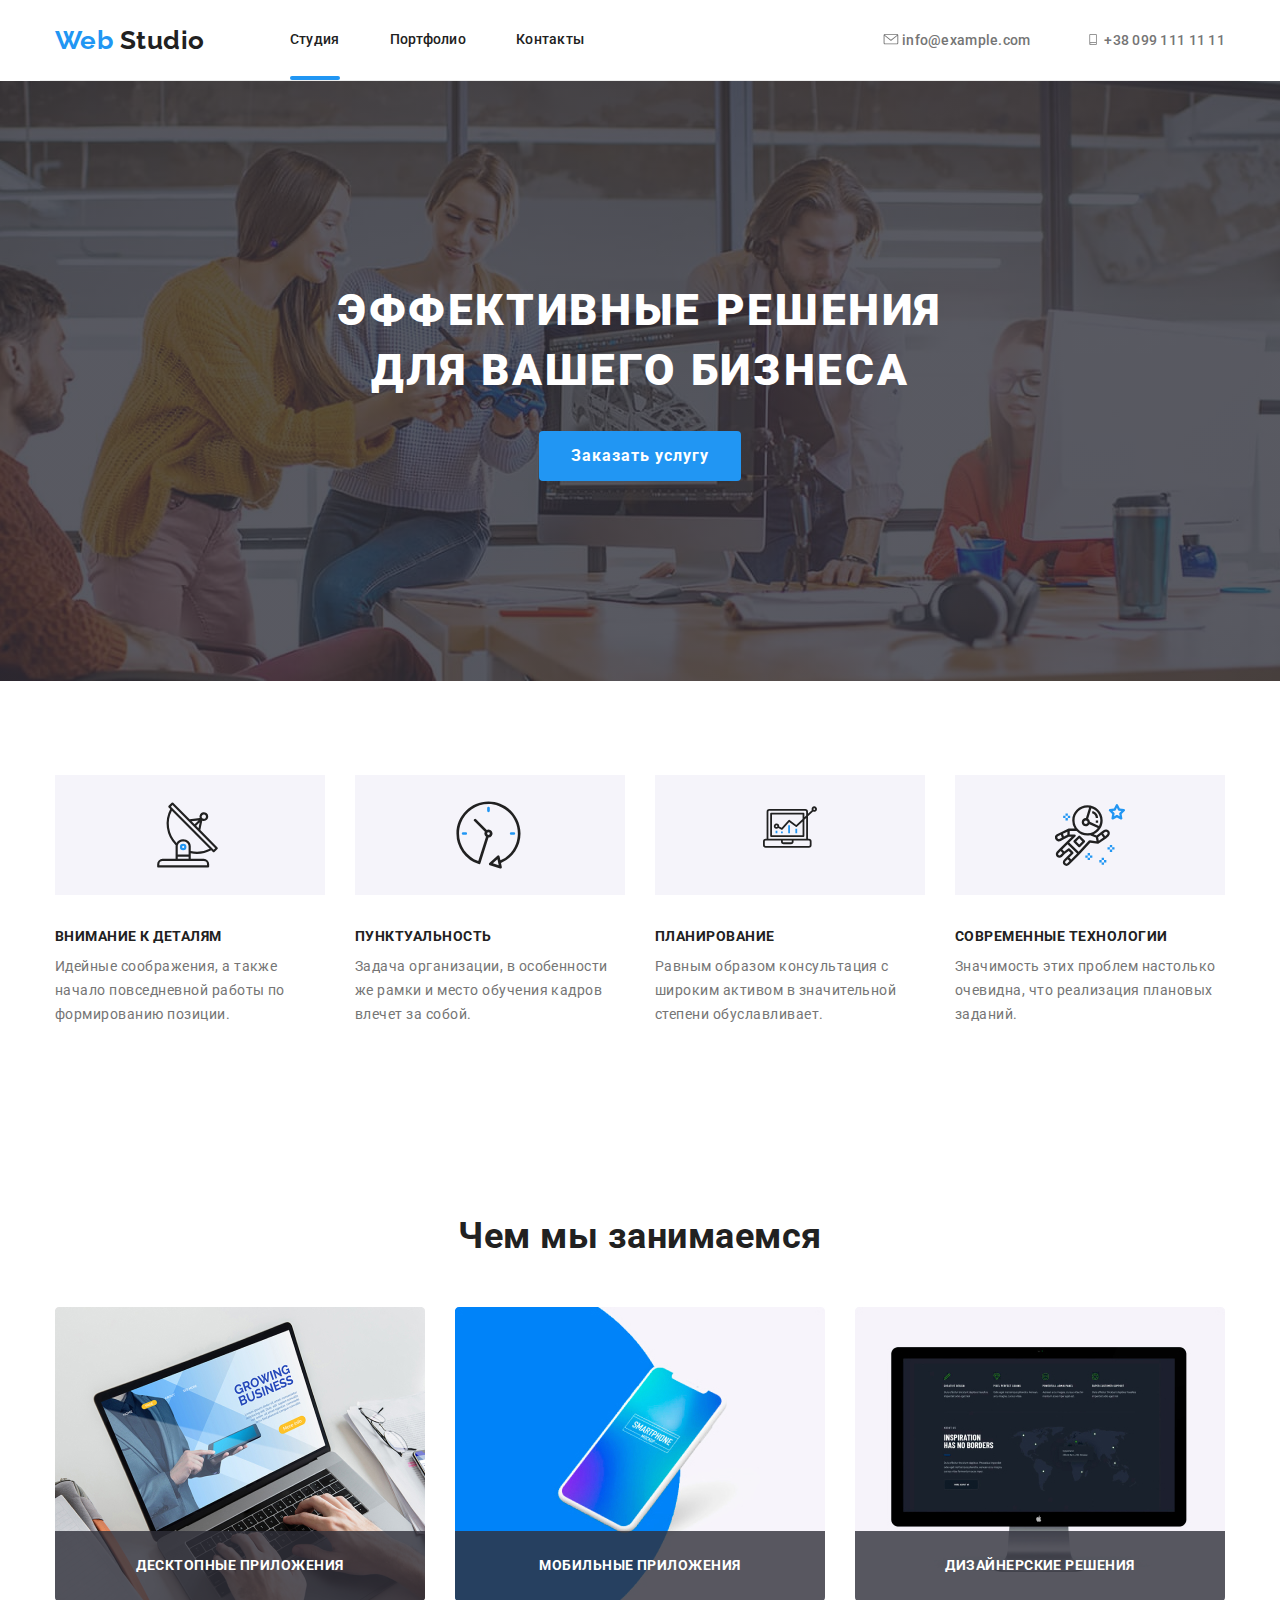
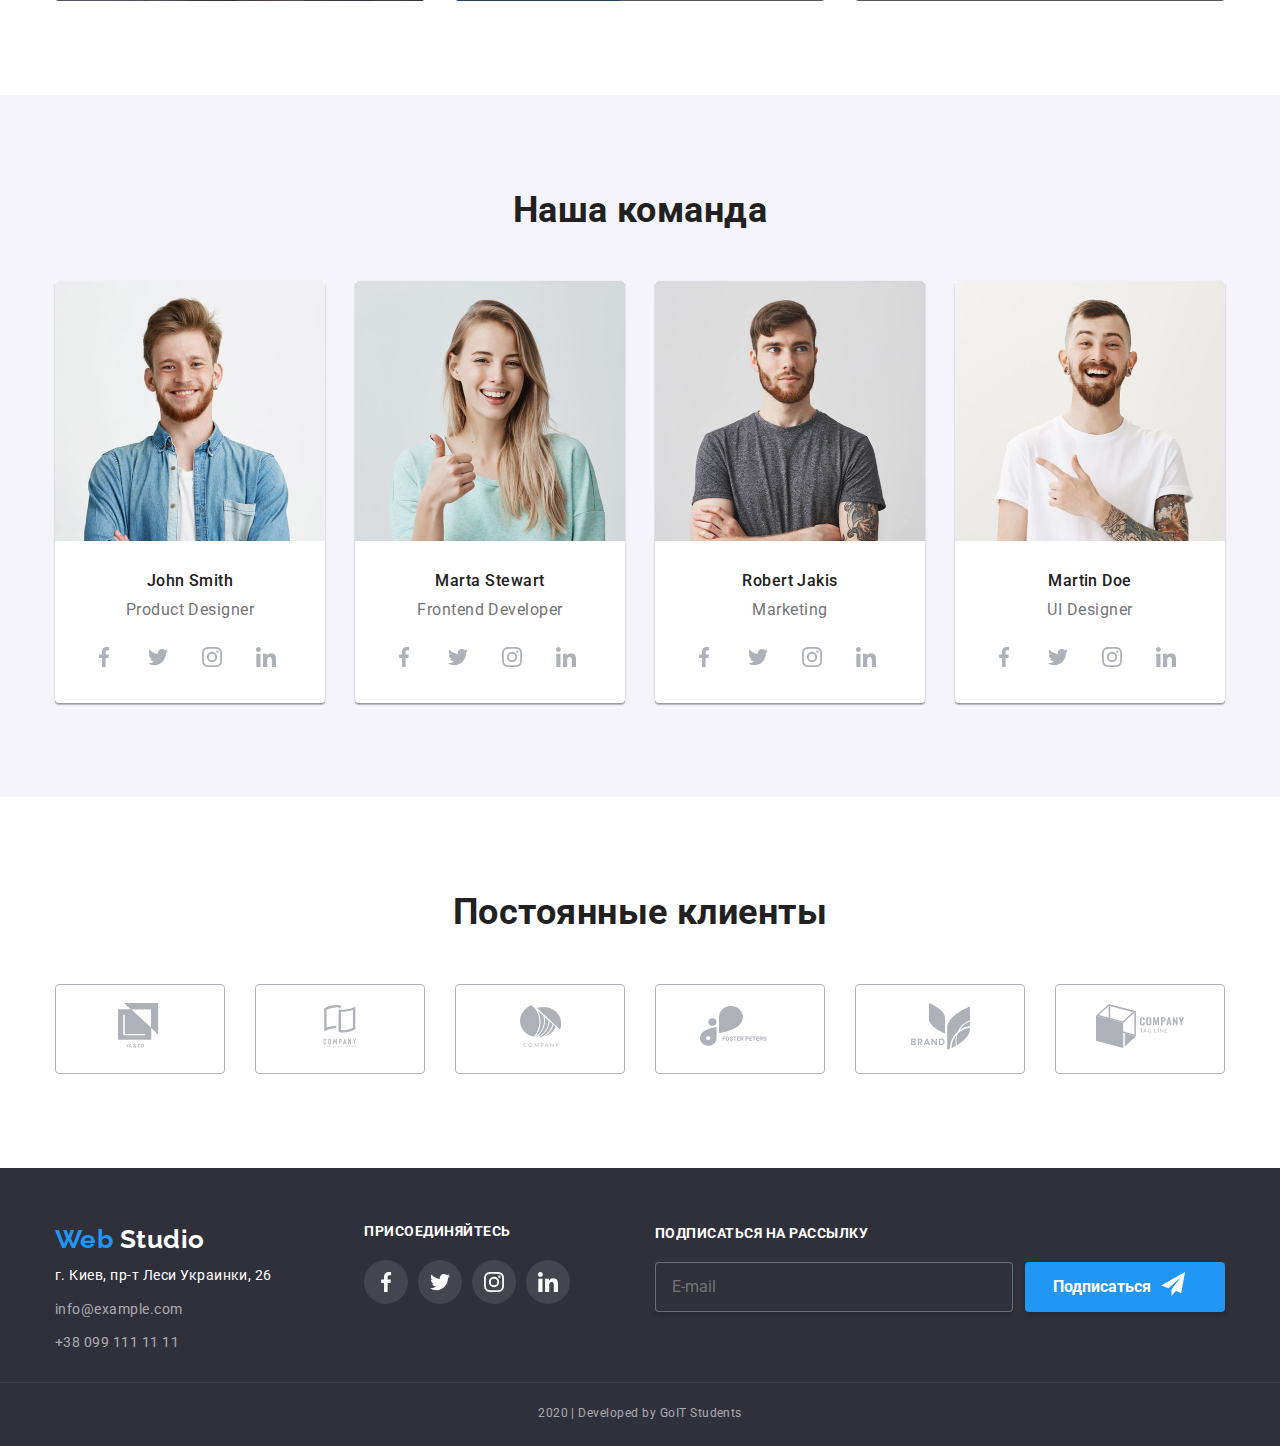
<file: index.html>
<!DOCTYPE html>
<html lang="ru">
  <head>
    <meta charset="UTF-8" />
    <meta name="viewport" content="width=device-width, initial-scale=1.0" />
    <title>Document</title>
    <link
      href="https://fonts.googleapis.com/css2?family=Raleway:wght@700&family=Roboto:wght@400;500;700;900&display=swap"
      rel="stylesheet"
    />
    <link
      rel="stylesheet"
      href="https://cdnjs.cloudflare.com/ajax/libs/modern-normalize/0.6.0/modern-normalize.min.css"
    />
    <link rel="stylesheet" href="./css/styles.css" />
  </head>
  <body>
    <!--Шапка-->
    <header>
      <div class="container header-container">
        <a href="./index.html" class="logo"
          >Web <span class="part">Studio</span></a
        >
        <nav>
          <ul class="site-nav">
            <li class="item"><a href="" class="link studio-link">Студия</a></li>
            <li class="item">
              <a href="./portfolio.html" class="link">Портфолио</a>
            </li>
            <li class="item"><a href="" class="link">Контакты</a></li>
          </ul>
        </nav>

        <div class="address">
          <a href="info@example.com" class="link">
            <svg class="link-icon" width="16px" height="11px">
              <use href="./img/a1.svg#icon-envelope"></use>
            </svg>
            info@example.com</a
          >
          <a href="+380991111111" class="link">
            <svg class="link-icon" width="10px" height="15px">
              <use href="./img/a1.svg#icon-smartphone"></use>
            </svg>
            +38 099 111 11 11</a
          >
        </div>
      </div>
    </header>
    <main>
      <!--Герой-->
      <section class="hero">
        <h1 class="hero-title">
          Эффективные решения <br />
          для вашего бизнеса
        </h1>
        <button class="hero-button" data-modal-open>Заказать услугу</button>
        <div class="backdrop is-hidden" data-modal>
          <div class="modal">
            <form class="form" autocomplete="off">
              <button class="closed-button" type="button" data-modal-close>
                <svg class="icon-close">
                  <use href="./img/aa1.svg#icon-close-black-18dp-2-1"></use>
                </svg>
              </button>
              <b class="title">Оставьте свои данные, мы вам перезвоним</b>

              <label class="form-field">
                <input
                  type="text"
                  class="form-input"
                  name="name"
                  placeholder=" "
                /><span class="form-label">Имя</span>
                <svg class="icon">
                  <use
                    href="./img/aa1.svg#icon-person-black-18dp-1"
                    width="15px"
                    height="15px"
                  ></use>
                </svg>
              </label>

              <label class="form-field">
                <input
                  type="tel"
                  class="form-input"
                  name="tel"
                  placeholder=" "
                /><span class="form-label">Телефон</span>
                <svg class="icon">
                  <use
                    href="./img/aa1.svg#icon-phone-black-18dp-1"
                    width="15px"
                    height="15px"
                  ></use>
                </svg>
              </label>

              <label class="form-field">
                <input
                  type="email"
                  class="form-input"
                  name="mail"
                  placeholder=" "
                /><span class="form-label">Почта</span>
                <svg class="icon">
                  <use
                    href="./img/aa1.svg#icon-email-black-18dp-1"
                    width="15px"
                    height="15px"
                  ></use>
                </svg>
              </label>
              <div class="form-field">
                <textarea
                  class="form-input comment-input"
                  name="comment"
                  rows="5"
                  placeholder=" "
                ></textarea>
                <span class="comment-label">Комментарий</span>
              </div>

              <label class="agreement">
                <input
                  class="checkbox visually-hidden"
                  type="checkbox"
                  name="policy"
                  value="accept-policy"
                />
                <svg class="icon-chek">
                  <use
                    href="./img/aa1.svg#icon-Vector-10"
                    width="20px"
                    height="20px"
                  ></use>
                </svg>

                <span class="text"
                  >Соглашаюсь с рассылкой и принимаю
                  <a class="contract" href="">Условия договора</a></span
                >
              </label>
              <button class="hero-button" type="submit">Отправить</button>
            </form>
          </div>
        </div>
      </section>
      <!--Преимущества-->
      <section class="section">
        <div class="container">
          <h2 class="section-title visually-hidden">Преимущества Веб студии</h2>
          <ul class="feature-list">
            <li class="item">
              <svg class="features-icon">
                <use
                  href="./img/a1.svg#icon-antenna1"
                  width="65px"
                  height="70px"
                ></use>
              </svg>
              <h3 class="title">Внимание к деталям</h3>
              <p class="text">
                Идейные соображения, а также начало повседневной работы по
                формированию позиции.
              </p>
            </li>
            <li class="item">
              <svg class="features-icon">
                <use
                  href="./img/a1.svg#icon-clock1"
                  width="67px"
                  height="70px"
                ></use>
              </svg>
              <h3 class="title">Пунктуальность</h3>
              <p class="text">
                Задача организации, в особенности же рамки и место обучения
                кадров влечет за собой.
              </p>
            </li>
            <li class="item">
              <svg class="features-icon">
                <use
                  href="./img/a1.svg#icon-diagram1"
                  width="70px"
                  height="54px"
                ></use>
              </svg>
              <h3 class="title">Планирование</h3>
              <p class="text">
                Равным образом консультация с широким активом в значительной
                степени обуславливает.
              </p>
            </li>
            <li class="item">
              <svg class="features-icon">
                <use
                  href="./img/a1.svg#icon-astronaut1"
                  width="70px"
                  height="70px"
                ></use>
              </svg>
              <h3 class="title">Современные технологии</h3>
              <p class="text">
                Значимость этих проблем настолько очевидна, что реализация
                плановых заданий.
              </p>
            </li>
          </ul>
        </div>
      </section>
      <!--Сфера работы-->
      <section class="section">
        <div class="container">
          <h2 class="section-title">Чем мы занимаемся</h2>
          <ul class="product-list">
            <li class="item">
              <a href=""
                ><img
                  class="foto"
                  src="./img/1desk-top.jpg"
                  alt="Ноутбук"
                  width="370"
              /></a>
              <h3 class="title">Десктопные приложения</h3>
            </li>
            <li class="item">
              <a href=""
                ><img
                  class="foto"
                  src="./img/2mobail.jpg"
                  alt="Мобильный телефон"
                  width="370"
              /></a>
              <h3 class="title">Мобильные приложения</h3>
            </li>
            <li class="item">
              <a href=""
                ><img
                  class="foto"
                  src="./img/3design.jpg"
                  alt="Монитор"
                  width="370"
              /></a>
              <h3 class="title">Дизайнерские решения</h3>
            </li>
          </ul>
        </div>
      </section>
      <!--Команда-->
      <section class="section team-section">
        <div class="container">
          <h2 class="section-title">Наша команда</h2>
          <ul class="team-list">
            <li class="item">
              <a href="">
                <img
                  class="foto"
                  src="./img/foto1.jpg"
                  alt="фото сотрудника"
                  width="270"
              /></a>
              <h3 class="title">John Smith</h3>
              <p class="text">Product Designer</p>
              <ul class="social-network">
                <li>
                  <a
                    href=""
                    aria-label="Ссылка на Facebook"
                    class="socials-link"
                  >
                    <svg class="socials-item" width="20px" height="20px">
                      <use href="./img/a1.svg#icon-facebook"></use>
                    </svg>
                  </a>
                </li>
                <li>
                  <a href="" aria-label="Ссылка на Twitter" class="socials-link"
                    ><svg class="socials-item" width="20px" height="20px">
                      <use href="./img/a1.svg#icon-twitter"></use></svg
                  ></a>
                </li>
                <li>
                  <a
                    href=""
                    aria-label="Ссылка на Instagram"
                    class="socials-link"
                    ><svg class="socials-item" width="20px" height="20px">
                      <use href="./img/a1.svg#icon-instagram"></use></svg
                  ></a>
                </li>
                <li>
                  <a
                    href=""
                    aria-label="Ссылка на LinkedIn"
                    class="socials-link"
                    ><svg class="socials-item ln" width="20px" height="20px">
                      <use href="./img/a1.svg#icon-linkedin"></use></svg
                  ></a>
                </li>
              </ul>
            </li>
            <li class="item">
              <a href="">
                <img
                  class="foto"
                  src="./img/foto2.jpg"
                  alt="фото сотрудника"
                  width="270"
              /></a>
              <h3 class="title">Marta Stewart</h3>
              <p class="text">Frontend Developer</p>
              <ul class="social-network">
                <li>
                  <a
                    href=""
                    aria-label="Ссылка на Facebook"
                    class="socials-link"
                  >
                    <svg class="socials-item" width="20px" height="20px">
                      <use href="./img/a1.svg#icon-facebook"></use>
                    </svg>
                  </a>
                </li>
                <li>
                  <a href="" aria-label="Ссылка на Twitter" class="socials-link"
                    ><svg class="socials-item" width="20px" height="20px">
                      <use href="./img/a1.svg#icon-twitter"></use></svg
                  ></a>
                </li>
                <li>
                  <a
                    href=""
                    aria-label="Ссылка на Instagram"
                    class="socials-link"
                    ><svg class="socials-item" width="20px" height="20px">
                      <use href="./img/a1.svg#icon-instagram"></use></svg
                  ></a>
                </li>
                <li>
                  <a
                    href=""
                    aria-label="Ссылка на LinkedIn"
                    class="socials-link"
                    ><svg class="socials-item ln" width="20px" height="20px">
                      <use href="./img/a1.svg#icon-linkedin"></use></svg
                  ></a>
                </li>
              </ul>
            </li>
            <li class="item">
              <a href="">
                <img
                  class="foto"
                  src="./img/foto3.jpg"
                  alt="фото сотрудника"
                  width="270"
              /></a>
              <h3 class="title">Robert Jakis</h3>
              <p class="text">Marketing</p>
              <ul class="social-network">
                <li>
                  <a
                    href=""
                    aria-label="Ссылка на Facebook"
                    class="socials-link"
                  >
                    <svg class="socials-item" width="20px" height="20px">
                      <use href="./img/a1.svg#icon-facebook"></use>
                    </svg>
                  </a>
                </li>
                <li>
                  <a href="" aria-label="Ссылка на Twitter" class="socials-link"
                    ><svg class="socials-item" width="20px" height="20px">
                      <use href="./img/a1.svg#icon-twitter"></use></svg
                  ></a>
                </li>
                <li>
                  <a
                    href=""
                    aria-label="Ссылка на Instagram"
                    class="socials-link"
                    ><svg class="socials-item" width="20px" height="20px">
                      <use href="./img/a1.svg#icon-instagram"></use></svg
                  ></a>
                </li>
                <li>
                  <a
                    href=""
                    aria-label="Ссылка на LinkedIn"
                    class="socials-link"
                    ><svg class="socials-item ln" width="20px" height="20px">
                      <use href="./img/a1.svg#icon-linkedin"></use></svg
                  ></a>
                </li>
              </ul>
            </li>
            <li class="item">
              <a href="">
                <img
                  class="foto"
                  src="./img/foto4.jpg"
                  alt="фото сотрудника"
                  width="270"
              /></a>
              <h3 class="title">Martin Doe</h3>
              <p class="text">UI Designer</p>
              <ul class="social-network">
                <li>
                  <a
                    href=""
                    aria-label="Ссылка на Facebook"
                    class="socials-link"
                  >
                    <svg class="socials-item" width="20px" height="20px">
                      <use href="./img/a1.svg#icon-facebook"></use>
                    </svg>
                  </a>
                </li>
                <li>
                  <a href="" aria-label="Ссылка на Twitter" class="socials-link"
                    ><svg class="socials-item" width="20px" height="20px">
                      <use href="./img/a1.svg#icon-twitter"></use></svg
                  ></a>
                </li>
                <li>
                  <a
                    href=""
                    aria-label="Ссылка на Instagram"
                    class="socials-link"
                    ><svg class="socials-item" width="20px" height="20px">
                      <use href="./img/a1.svg#icon-instagram"></use></svg
                  ></a>
                </li>
                <li>
                  <a
                    href=""
                    aria-label="Ссылка на LinkedIn"
                    class="socials-link"
                    ><svg class="socials-item ln" width="20px" height="20px">
                      <use href="./img/a1.svg#icon-linkedin"></use></svg
                  ></a>
                </li>
              </ul>
            </li>
          </ul>
        </div>
      </section>
      <!--Клиенты-->
      <section class="section">
        <div class="container">
          <h2 class="section-title">Постоянные клиенты</h2>
          <ul class="clients-list">
            <li class="item">
              <a href="" class="link">
                <svg class="clients-logo" width="44px" height="49px">
                  <use href="./img/a1.svg#icon-logo1"></use>
                </svg>
              </a>
            </li>
            <li class="item">
              <a href="" class="link"
                ><svg class="clients-logo" width="40px" height="42px">
                  <use href="./img/a1.svg#icon-logo2"></use></svg
              ></a>
            </li>
            <li class="item">
              <a href="" class="link"
                ><svg class="clients-logo" width="41px" height="43px">
                  <use href="./img/a1.svg#icon-logo3"></use></svg
              ></a>
            </li>
            <li class="item">
              <a href="" class="link"
                ><svg class="clients-logo" width="80px" height="42px">
                  <use href="./img/a1.svg#icon-logo4"></use></svg
              ></a>
            </li>
            <li class="item">
              <a href="" class="link"
                ><svg class="clients-logo" width="59px" height="47px">
                  <use href="./img/a1.svg#icon-logo5"></use></svg
              ></a>
            </li>
            <li class="item">
              <a href="" class="link"
                ><svg class="clients-logo" width="88px" height="45px">
                  <use href="./img/a1.svg#icon-logo6"></use></svg
              ></a>
            </li>
          </ul>
        </div>
      </section>
    </main>

    <!-- Футер -->
    <footer>
      <div class="container footer-container">
        <div class="footer-contacts">
          <a href="./index.html" class="logo"
            >Web <span class="part-footer">Studio</span></a
          >
          <address class="footer-address">
            <a class="location">г. Киев, пр-т Леси Украинки, 26</a>
            <a href="info@example.com" class="link link-mail"
              >info@example.com</a
            >
            <a href="+380991111111" class="link">+38 099 111 11 11</a>
          </address>
        </div>
        <div class="join-us">
          <b class="title">присоединяйтесь</b>
          <ul class="cosials-item">
            <li>
              <a href="" aria-label="Ссылка на Facebook" class="cosials">
                <svg class="cosials-icon" width="20px" height="20px">
                  <use href="./img/a1.svg#icon-facebook"></use>
                </svg>
              </a>
            </li>
            <li>
              <a href="" aria-label="Ссылка на Twitter" class="cosials"
                ><svg class="cosials-icon" width="20px" height="20px">
                  <use href="./img/a1.svg#icon-twitter"></use></svg
              ></a>
            </li>
            <li>
              <a href="" aria-label="Ссылка на Instagram" class="cosials"
                ><svg class="cosials-icon" width="20px" height="20px">
                  <use href="./img/a1.svg#icon-instagram"></use></svg
              ></a>
            </li>
            <li>
              <a href="" aria-label="Ссылка на LinkedIn" class="cosials"
                ><svg class="cosials-icon" width="20px" height="20px">
                  <use href="./img/a1.svg#icon-linkedin"></use></svg
              ></a>
            </li>
          </ul>
        </div>
        <div class="newsletter">
          <b class="title"> подписаться на рассылку</b>
          <form class="footer-form">
            <label class="footer-field">
              <input
                class="footer-input"
                type="email"
                name="email"
                placeholder="E-mail"
              />
            </label>
            <button class="footer-button" type="submit">
              <span class="subscribe">Подписаться</span>
              <svg class="icon-send">
                <use
                  href="./img/a1.svg#icon-icon"
                  width="24px"
                  height="24px"
                ></use>
              </svg>
            </button>
          </form>
        </div>
      </div>
      <p class="copyright">2020 | Developed by GoIT Students</p>
    </footer>
    <script src="./js/modal.js"></script>
    <script>
      (() => {
        document
          .querySelector(".js-speaker-form")
          .addEventListener("submit", (e) => {
            e.preventDefault();

            new FormData(e.currentTarget).forEach((value, name) =>
              console.log(`${name}: ${value}`)
            );

            e.currentTarget.reset();
          });
      })();
    </script>
  </body>
</html>
</file>
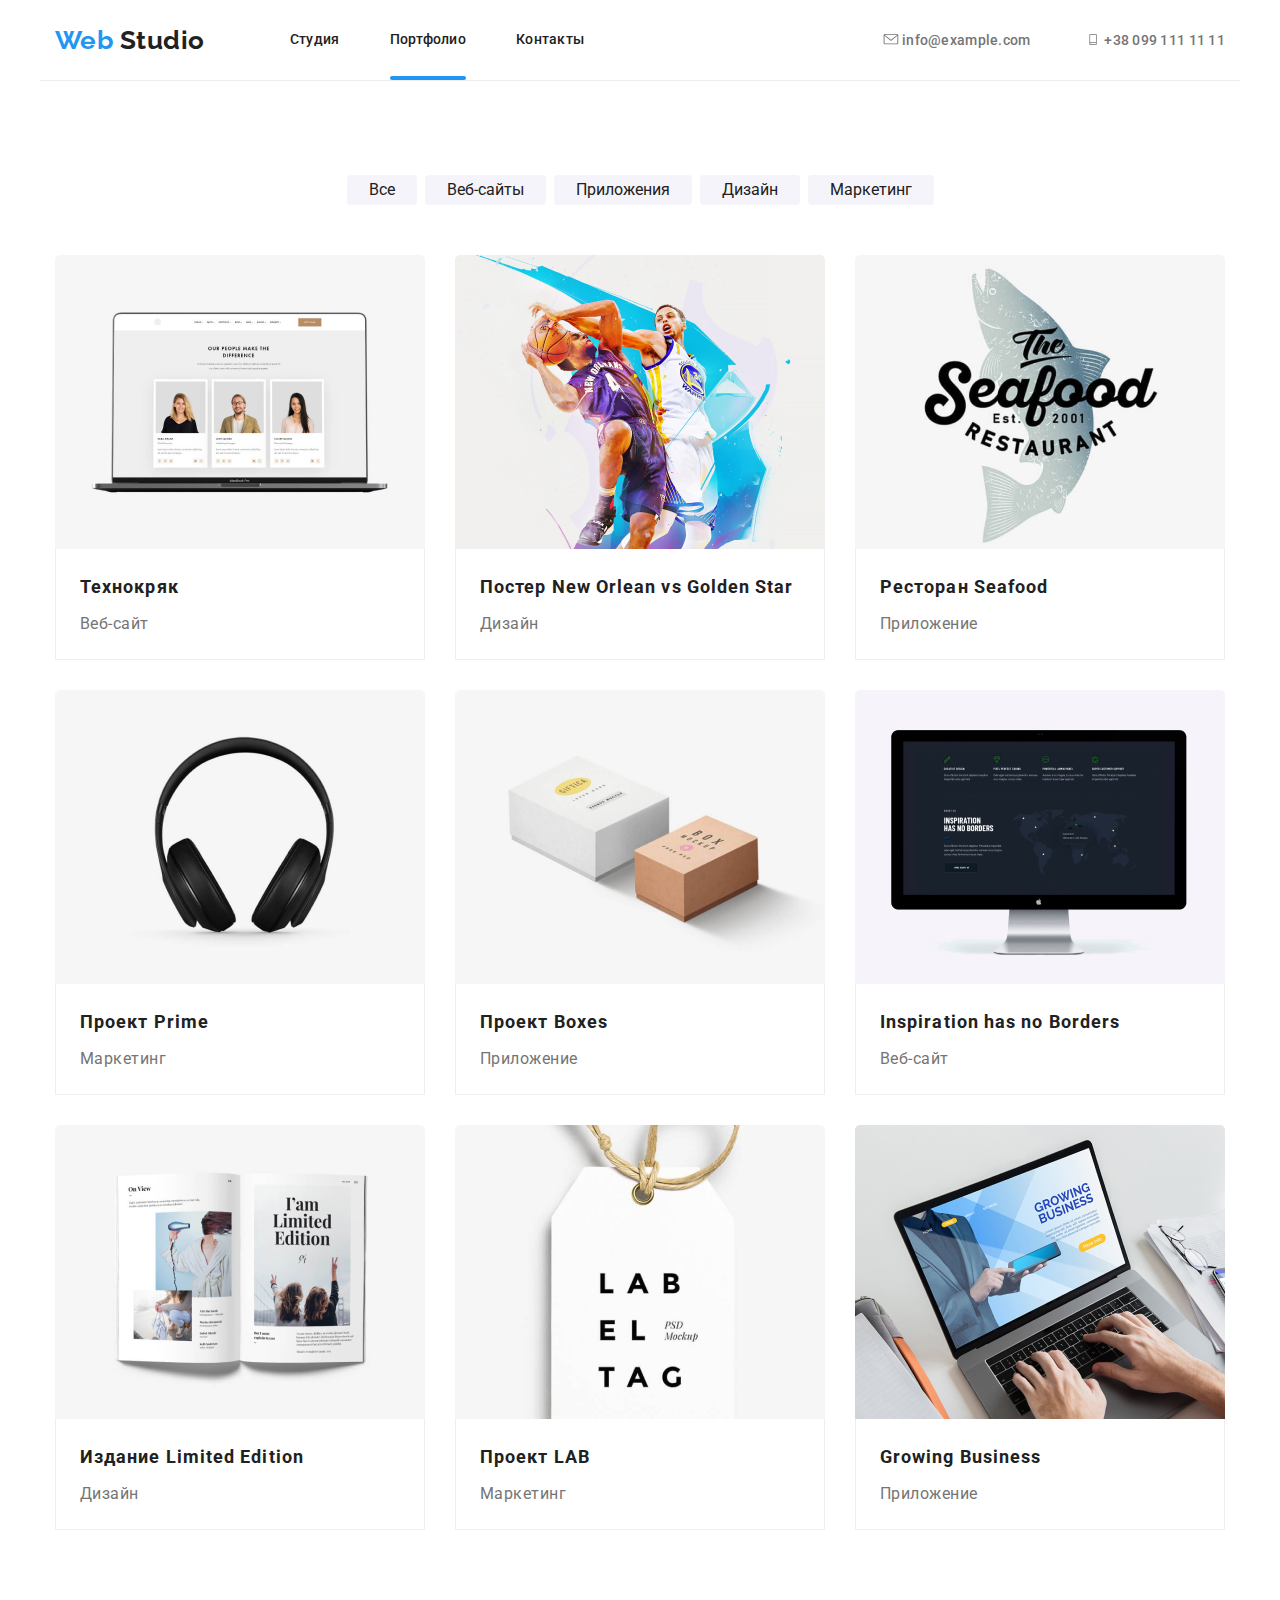
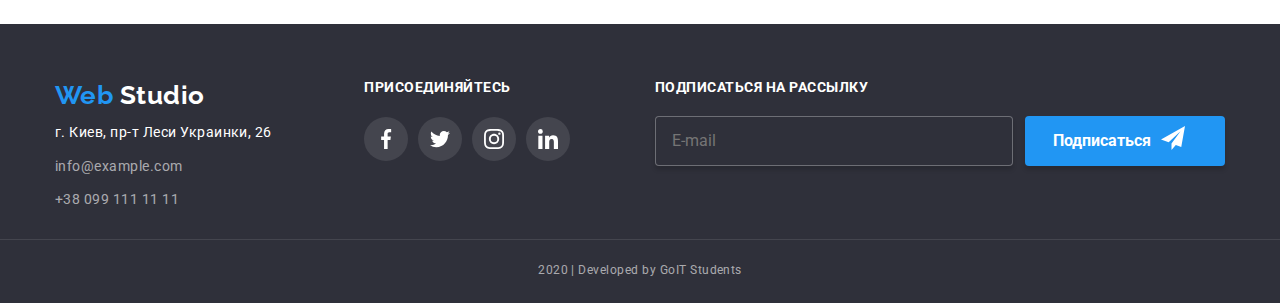
<file: portfolio.html>
<head>
  <meta charset="UTF-8" />
  <title>Портфолио</title>
  <link
    href="https://fonts.googleapis.com/css2?family=Raleway:wght@700&family=Roboto:wght@400;500;700;900&display=swap"
    rel="stylesheet"
  />
  <link
    rel="stylesheet"
    href="https://cdnjs.cloudflare.com/ajax/libs/modern-normalize/0.6.0/modern-normalize.min.css"
  />
  <link rel="stylesheet" href="./css/styles.css" />
</head>
<body>
  <header>
    <div class="container header-container">
      <a href="./index.html" class="logo"
        >Web <span class="part">Studio</span></a
      >
      <nav>
        <ul class="site-nav">
          <li class="item"><a href="./index.html" class="link">Студия</a></li>
          <li class="item">
            <a href="" class="link portfolio-link">Портфолио</a>
          </li>
          <li class="item"><a href="" class="link">Контакты</a></li>
        </ul>
      </nav>

      <div class="address">
        <a href="info@example.com" class="link">
          <svg class="link-icon" width="16px" height="11px">
            <use href="./img/a1.svg#icon-envelope"></use>
          </svg>
          info@example.com</a
        >
        <a href="+380991111111" class="link">
          <svg class="link-icon" width="10px" height="15px">
            <use href="./img/a1.svg#icon-smartphone"></use>
          </svg>
          +38 099 111 11 11</a
        >
      </div>
    </div>
  </header>
  <main>
    <!--Наши работы-->
    <section class="section">
      <div class="container">
        <h1 class="title-portfolio visually-hidden">Наши проекты</h1>
        <ul class="filters">
          <li class="item">
            <button type="button" class="button">Все</button>
          </li>
          <li class="item">
            <button type="button" class="button">Веб-сайты</button>
          </li>
          <li class="item">
            <button type="button" class="button">Приложения</button>
          </li>
          <li class="item">
            <button type="button" class="button">Дизайн</button>
          </li>
          <li class="item">
            <button type="button" class="button">Маркетинг</button>
          </li>
        </ul>

        <ul class="works-list">
          <li class="item">
            <a class="product" href="">
              <div class="product-thumb">
                <img src="./img/1.jpg" alt="ноутбук" width="370" />

                <div class="product-overlay">
                  <div class="product-actions">
                    <p class="text-about">
                      Технокряк это современная площадка распространения
                      коронавируса. Компании используют эту платформу для
                      цифрового шпионажа и атак на защищённые сервера
                      конкурентов.
                    </p>
                  </div>
                </div>
              </div>

              <div class="card-content">
                <h2 class="title">Технокряк</h2>
                <p class="filter-text">Веб-сайт</p>
              </div>
            </a>
          </li>

          <li class="item">
            <a class="product" href="">
              <div class="product-thumb">
                <img src="./img/2.jpg" alt="баскетболисты" width="370" />

                <div class="product-overlay">
                  <div class="product-actions">
                    <p class="text-about">
                      Технокряк это современная площадка распространения
                      коронавируса. Компании используют эту платформу для
                      цифрового шпионажа и атак на защищённые сервера
                      конкурентов.
                    </p>
                  </div>
                </div>
              </div>

              <div class="card-content">
                <h2 class="title">Постер New Orlean vs Golden Star</h2>
                <p class="filter-text">Дизайн</p>
              </div>
            </a>
          </li>
          <li class="item">
            <a class="product" href="">
              <div class="product-thumb">
                <img src="./img/3.jpg" alt="логотип ресторана" width="370" />

                <div class="product-overlay">
                  <div class="product-actions">
                    <p class="text-about">
                      Технокряк это современная площадка распространения
                      коронавируса. Компании используют эту платформу для
                      цифрового шпионажа и атак на защищённые сервера
                      конкурентов.
                    </p>
                  </div>
                </div>
              </div>

              <div class="card-content">
                <h2 class="title">Ресторан Seafood</h2>
                <p class="filter-text">Приложение</p>
              </div>
            </a>
          </li>
          <li class="item">
            <a class="product" href="">
              <div class="product-thumb">
                <img src="./img/4.jpg" alt="наушники" width="370" />

                <div class="product-overlay">
                  <div class="product-actions">
                    <p class="text-about">
                      Технокряк это современная площадка распространения
                      коронавируса. Компании используют эту платформу для
                      цифрового шпионажа и атак на защищённые сервера
                      конкурентов.
                    </p>
                  </div>
                </div>
              </div>

              <div class="card-content">
                <h2 class="title">Проект Prime</h2>
                <p class="filter-text">Маркетинг</p>
              </div>
            </a>
          </li>
          <li class="item">
            <a class="product" href="">
              <div class="product-thumb">
                <img src="./img/5.jpg" alt="коробки" width="370" />

                <div class="product-overlay">
                  <div class="product-actions">
                    <p class="text-about">
                      Технокряк это современная площадка распространения
                      коронавируса. Компании используют эту платформу для
                      цифрового шпионажа и атак на защищённые сервера
                      конкурентов.
                    </p>
                  </div>
                </div>
              </div>

              <div class="card-content">
                <h2 class="title">Проект Boxes</h2>
                <p class="filter-text">Приложение</p>
              </div>
            </a>
          </li>
          <li class="item">
            <a class="product" href="">
              <div class="product-thumb">
                <img src="./img/6.jpg" alt="монитор" width="370" />

                <div class="product-overlay">
                  <div class="product-actions">
                    <p class="text-about">
                      Технокряк это современная площадка распространения
                      коронавируса. Компании используют эту платформу для
                      цифрового шпионажа и атак на защищённые сервера
                      конкурентов.
                    </p>
                  </div>
                </div>
              </div>

              <div class="card-content">
                <h2 class="title">Inspiration has no Borders</h2>
                <p class="filter-text">Веб-сайт</p>
              </div>
            </a>
          </li>
          <li class="item">
            <a class="product" href="">
              <div class="product-thumb">
                <img src="./img/7.jpg" alt="журнал" width="370" />

                <div class="product-overlay">
                  <div class="product-actions">
                    <p class="text-about">
                      Технокряк это современная площадка распространения
                      коронавируса. Компании используют эту платформу для
                      цифрового шпионажа и атак на защищённые сервера
                      конкурентов.
                    </p>
                  </div>
                </div>
              </div>

              <div class="card-content">
                <h2 class="title">Издание Limited Edition</h2>
                <p class="filter-text">Дизайн</p>
              </div>
            </a>
          </li>
          <li class="item">
            <a class="product" href="">
              <div class="product-thumb">
                <img src="./img/8.jpg" alt="лэйба" width="370" />

                <div class="product-overlay">
                  <div class="product-actions">
                    <p class="text-about">
                      Технокряк это современная площадка распространения
                      коронавируса. Компании используют эту платформу для
                      цифрового шпионажа и атак на защищённые сервера
                      конкурентов.
                    </p>
                  </div>
                </div>
              </div>

              <div class="card-content">
                <h2 class="title">Проект LAB</h2>
                <p class="filter-text">Маркетинг</p>
              </div>
            </a>
          </li>
          <li class="item">
            <a class="product" href="">
              <div class="product-thumb">
                <img src="./img/9.jpg" alt="ноутбук" width="370" />

                <div class="product-overlay">
                  <div class="product-actions">
                    <p class="text-about">
                      Технокряк это современная площадка распространения
                      коронавируса. Компании используют эту платформу для
                      цифрового шпионажа и атак на защищённые сервера
                      конкурентов.
                    </p>
                  </div>
                </div>
              </div>

              <div class="card-content">
                <h2 class="title">Growing Business</h2>
                <p class="filter-text">Приложение</p>
              </div>
            </a>
          </li>
        </ul>
      </div>
    </section>
  </main>

  <footer>
    <div class="container footer-container">
      <div class="footer-contacts">
        <a href="./index.html" class="logo"
          >Web <span class="part-footer">Studio</span></a
        >
        <address class="footer-address">
          <a class="location">г. Киев, пр-т Леси Украинки, 26</a>
          <a href="info@example.com" class="link link-mail">info@example.com</a>
          <a href="+380991111111" class="link">+38 099 111 11 11</a>
        </address>
      </div>
      <div class="join-us">
        <b class="title">присоединяйтесь</b>
        <ul class="cosials-item">
          <li>
            <a href="" aria-label="Ссылка на Facebook" class="cosials">
              <svg class="cosials-icon" width="20px" height="20px">
                <use href="./img/a1.svg#icon-facebook"></use>
              </svg>
            </a>
          </li>
          <li>
            <a href="" aria-label="Ссылка на Twitter" class="cosials"
              ><svg class="cosials-icon" width="20px" height="20px">
                <use href="./img/a1.svg#icon-twitter"></use></svg
            ></a>
          </li>
          <li>
            <a href="" aria-label="Ссылка на Instagram" class="cosials"
              ><svg class="cosials-icon" width="20px" height="20px">
                <use href="./img/a1.svg#icon-instagram"></use></svg
            ></a>
          </li>
          <li>
            <a href="" aria-label="Ссылка на LinkedIn" class="cosials"
              ><svg class="cosials-icon" width="20px" height="20px">
                <use href="./img/a1.svg#icon-linkedin"></use></svg
            ></a>
          </li>
        </ul>
      </div>
      <div class="newsletter">
        <b class="title"> подписаться на рассылку</b>
        <form class="footer-form">
          <label class="footer-field">
            <input
              class="footer-input"
              type="email"
              name="email"
              placeholder="E-mail"
            />
          </label>
          <button class="footer-button">
            <span class="subscribe">Подписаться</span>
            <svg>
              <use
                href="./img/a1.svg#icon-icon"
                width="24px"
                height="24px"
              ></use>
            </svg>
          </button>
        </form>
      </div>
    </div>
    <p class="copyright">2020 | Developed by GoIT Students</p>
  </footer>
</body>
</file>
<file: css/styles.css>
html {
  box-sizing: border-box;
}

*,
*::before,
*::after {
  box-sizing: inherit;
}

:root {
  --primary-text-color: #757575;
  --title-text-color: #212121;
  --title-text-color-second: #ffffff;
  --accent-color: #2196f3;
  --footer-address-color: rgba(255, 255, 255, 0.6);
  --background-second: #f5f4fa;
  --timing-function: cubic-bezier(0.4, 0, 0.2, 1);
}
body {
  background: #ffffff;
  color: var(--primary-text-color);
  font-family: Roboto;
  letter-spacing: 0.03em;
}
ul {
  list-style: none;
  padding: 0;
  margin: 0;
}
a {
  text-decoration: none;
}
img {
  display: block;
  max-width: 100%;
  height: auto;
}
.visually-hidden {
  position: absolute;
  width: 1px;
  height: 1px;
  margin: -1px;
  padding: 0;
  overflow: hidden;
  border: 0;
  clip: rect(0 0 0 0);
}
.section {
  padding-top: 94px;
  padding-bottom: 94px;
}
.container {
  width: 1200px;
  padding-left: 15px;
  padding-right: 15px;
  margin-left: auto;
  margin-right: auto;
}
.section-title {
  color: var(--title-text-color);
  font-weight: 700;
  font-size: 36px;
  line-height: 1.17;
  text-align: center;
  margin-top: 0;
  margin-bottom: 50px;
}
/*Header*/
.header-container {
  display: flex;
  align-items: center;
  border-bottom: 1px solid #ececec;
}
.logo {
  display: block;
  margin-right: 85px;
  color: var(--accent-color);
  font-family: Raleway;
  font-weight: 700;
  font-size: 26px;
  line-height: 1.19;
  text-decoration: none;
}
.part {
  color: var(--title-text-color);
}
.site-nav {
  display: flex;
}
.site-nav .item + .item {
  margin-left: 50px;
}
.site-nav .link {
  display: block;
  position: relative;
  color: var(--title-text-color);
  font-weight: 500;
  font-size: 14px;
  line-height: 1.14;
  letter-spacing: 0.02em;
  padding-top: 32px;
  padding-bottom: 32px;
  transition: color 250ms cubic-bezier(0.4, 0, 0.2, 1);
}
.site-nav .link:hover,
.site-nav .link:focus {
  color: var(--accent-color);
}
.site-nav .link::after {
  content: "";
  position: absolute;
  left: 0;
  bottom: 0;
  display: block;
  width: 100%;
  height: 4px;
  border-radius: 2px;
  background-color: var(--accent-color);
  opacity: 0;
  transition: opacity 250ms cubic-bezier(0.4, 0, 0.2, 1);
}
.site-nav .link:hover::after,
.site-nav .link:focus::after {
  opacity: 1;
}
.site-nav .studio-link::after {
  content: "";
  position: absolute;
  left: 0;
  bottom: 0;
  display: block;
  width: 100%;
  height: 4px;
  border-radius: 2px;
  background-color: var(--accent-color);
  opacity: 1;
  transition: opacity 250ms cubic-bezier(0.4, 0, 0.2, 1);
}
.site-nav .studio-link:hover::after,
.site-nav .studio-link:focus::after {
  opacity: 1;
}
.site-nav .portfolio-link::after {
  content: "";
  position: absolute;
  left: 0;
  bottom: 0;
  display: block;
  width: 100%;
  height: 4px;
  border-radius: 2px;
  background-color: var(--accent-color);
  opacity: 1;
  transition: opacity 250ms cubic-bezier(0.4, 0, 0.2, 1);
}
.site-nav .portfolio-link:hover::after,
.site-nav .portfolio-link:focus::after {
  opacity: 1;
}
.address {
  margin-left: auto;
}

.address .link {
  color: var(--primary-text-color);
  font-weight: 500;
  font-size: 14px;
  line-height: 1.14;
  letter-spacing: 0.02em;
  transition: color 250ms cubic-bezier(0.4, 0, 0.2, 1);
}
.address .link:hover,
.address .link:focus {
  color: var(--accent-color);
}

.address .link:not(:last-child) {
  margin-right: 50px;
}
.address .link-icon {
  width: 16px;
  height: 11px;
  fill: var(--primary-text-color);
  transition: color 250ms cubic-bezier(0.4, 0, 0.2, 1);
}
.address .link-icon:hover,
.address .link-icon:focus {
  fill: var(--accent-color);
}
/*Hero*/
.is-hidden {
  position: absolute;
  width: 1px;
  height: 1px;
  margin: -1px;
  padding: 0;
  overflow: hidden;
  border: 0;
  clip: rect(0 0 0 0);
}

.hero {
  max-width: 1600px;
  height: 600px;
  margin-left: auto;
  margin-right: auto;
  background-image: linear-gradient(
      to right,
      rgba(47, 48, 58, 0.8),
      rgba(47, 48, 58, 0.8)
    ),
    url(../img/header.jpg);

  background-size: cover;
  background-position: center;
  background-repeat: no-repeat;
  text-align: center;
}
.hero .hero-title {
  padding-top: 200px;
  margin-top: 0;
  margin-bottom: 30px;
  color: var(--title-text-color-second);
  font-weight: 900;
  font-size: 44px;
  line-height: 1.36;
  letter-spacing: 0.06em;
  text-transform: uppercase;
}
.hero .hero-button {
  display: inline-block;
  border: none;
  cursor: pointer;
  color: var(--title-text-color-second);
  font-weight: 700;
  font-size: 16px;
  line-height: 1.87;
  letter-spacing: 0.06em;
  background: var(--accent-color);
  border-radius: 4px;
  padding: 10px 32px;
}

/*Features*/
.feature-list {
  display: flex;
  margin: -15px;
}

.feature-list .item {
  width: 270px;
  margin: 15px;
}
/*.feature-list .item::before {
  display: block;
  content: "";
  height: 120px;
  background-color: var(--background-second);
  background-position: center;
  background-repeat: no-repeat;
}
.feature-list .item:nth-child(1)::before {
  background-image: url(../img/antenna1.svg);
}
.feature-list .item:nth-child(2)::before {
  background-image: url(../img/clock1.svg);
}
.feature-list .item:nth-child(3)::before {
  background-image: url(../img/diagram1.svg);
}
.feature-list .item:nth-child(4)::before {
  background-image: url(../img/astronaut1.svg);
}*/

.features-icon {
  background-color: #f5f4fa;
  width: 270px;
  height: 120px;
  padding: 25px 100px;
}

.feature-list .title {
  margin-top: 30px;
  margin-bottom: 10px;
  text-transform: uppercase;
  color: var(--title-text-color);
  font-weight: 700;
  font-size: 14px;
  line-height: 1.14;
}
.feature-list .text {
  margin: 0;
  font-weight: 400;
  font-size: 14px;
  line-height: 1.71;
}
/*Products*/
.product-list {
  display: flex;
  margin: -15px;
}
.product-list .item {
  position: relative;
  width: 370px;
  margin: 15px;
}
.product-list .title {
  position: absolute;
  bottom: 0;
  right: 0;
  left: 0;
  margin: 0;
  border-radius: 0px 0px 4px 4px;
  text-align: center;
  padding-top: 27px;
  padding-bottom: 27px;
  color: var(--title-text-color-second);
  font-weight: 700;
  font-size: 14px;
  line-height: 1.14;
  text-transform: uppercase;
  background: rgba(47, 48, 58, 0.8);
}
/*Team*/
.team-section {
  background: #f5f4fa;
}
.team-list {
  display: flex;
  margin: -15px;
  text-align: center;
}
.team-list .item {
  width: 270px;
  margin: 15px;
  background-color: #ffffff;
  box-shadow: 0px 2px 1px rgba(0, 0, 0, 0.2), 0px 1px 1px rgba(0, 0, 0, 0.14),
    0px 1px 3px rgba(0, 0, 0, 0.12);
  border-radius: 4px;
}
.team-list .foto {
  margin-bottom: 30px;
}
.team-list .title {
  margin-top: 0px;
  margin-bottom: 10px;
  color: var(--title-text-color);
  font-weight: 500;
  font-size: 16px;
  line-height: 1.19;
}
.team-list .text {
  margin-top: 0;
  margin-bottom: 16;
  font-weight: 400;
  font-size: 16px;
  line-height: 1.19;
}
/*.social-network {
  display: flex;
  justify-content: space-around;
}
.socials {
  display: inline-block;
  width: 44px;
  height: 44px;
  <circle r="260"/>
}
.socials-item {
  fill: #afb1b8;
  background-color: #ffffff;
  border-radius: 50%;
}

.socials-item:hover,
.socials-item:focus {
  fill: #ffffff;
  background-color: var(--accent-color);
}*/
.social-network {
  display: flex;
  justify-content: center;
  margin-bottom: 24px;
}
.socials-link {
  display: flex;
  justify-content: center;
  align-items: center;
  margin-right: 10px;
  width: 44px;
  height: 44px;
  background-color: #ffffff;
  fill: #afb1b8;
  border-radius: 50%;
  transition: background-color 250ms cubic-bezier(0.4, 0, 0.2, 1);
}
.socials-link:hover,
.socials-link:focus {
  background-color: var(--accent-color);
  fill: #ffffff;
}
/*Clients*/
.clients-list {
  display: flex;
  margin: -15px;
}
.clients-list .item {
  display: flex;
  justify-content: center;
  align-items: center;
  width: 170px;
  height: 90px;
  border: 1px solid #afb1b8;
  box-sizing: border-box;
  border-radius: 4px;
  margin: 15px;
  transition: color 250ms cubic-bezier(0.4, 0, 0.2, 1);
}
.clients-list .item:hover,
.clients-list .item:focus {
  border: 1px solid var(--accent-color);
}
.clients-logo {
  fill: #afb1b8;
  transition: fill 250ms cubic-bezier(0.4, 0, 0.2, 1);
}
.clients-logo:hover,
.clients-logo:focus {
  fill: var(--accent-color);
}

/*Footer*/
footer {
  background: #2f303a;
  padding-top: 56px;
}
.footer-container {
  display: flex;
  align-items: flex-start;
  justify-content: space-between;
}
.footer-contacts {
  display: flex;
  flex-direction: column;
  align-items: baseline;
  padding-bottom: 28px;
}
.footer-contacts > .logo {
  margin-bottom: 10px;
}
.footer-contacts .part-footer {
  color: var(--title-text-color-second);
}
.footer-address .location {
  margin-bottom: 9px;
  display: block;
  color: var(--title-text-color-second);
  font-weight: 400;
  font-size: 14px;
  line-height: 1.71;
  font-style: normal;
}
.footer-address .link {
  display: block;
  color: var(--footer-address-color);
  font-weight: 400;
  font-size: 14px;
  line-height: 24px;
  font-style: normal;
}
.footer-address .link-mail {
  margin-bottom: 9px;
}

.join-us .title {
  display: block;
  margin-bottom: 21px;
  text-transform: uppercase;
  color: var(--title-text-color-second);
  font-weight: bold;
  font-size: 14px;
  line-height: 1.14;
}
.cosials-item {
  display: flex;
}
.cosials {
  display: flex;
  justify-content: center;
  align-items: center;
  margin-right: 10px;
  width: 44px;
  height: 44px;
  border-radius: 50%;
  background: rgba(255, 255, 255, 0.1);
  transition: background-color 250ms cubic-bezier(0.4, 0, 0.2, 1);
}

.cosials:hover,
.cosials:focus {
  background-color: var(--accent-color);
}
.cosials-icon {
  fill: #ffffff;
}

.footer-form {
  display: flex;
  margin-top: 20px;
}
.footer-button {
  display: flex;
  padding: 10px 28px;
  cursor: pointer;
  width: 200px;
  height: 50px;
  font-weight: bold;
  font-size: 16px;
  line-height: 1.88;
  background: #2196f3;
  color: var(--title-text-color-second);
  box-shadow: 0px 4px 4px rgba(0, 0, 0, 0.15);
  border: none;
  border-radius: 4px;
}
.subscribe {
  margin-right: 10px;
}
.newsletter .title {
  text-transform: uppercase;
  color: var(--title-text-color-second);
  font-weight: bold;
  font-size: 14px;
  line-height: 1.14;
}
.footer-field {
  display: flex;
}
.footer-input {
  margin-right: 12px;
  padding-left: 16px;
  width: 358px;
  color: rgba(255, 255, 255, 0.6);
  background-color: #2f303a;
  border: 1px solid rgba(255, 255, 255, 0.3);
  box-shadow: 0px 4px 4px rgba(0, 0, 0, 0.15);
  border-radius: 4px;
}
.icon-send {
  width: 24px;
  height: 24px;
}
.copyright {
  padding-top: 18px;
  padding-bottom: 21px;
  margin: 0;
  border-top: 1px solid rgba(255, 255, 255, 0.1);
  color: var(--footer-address-color);
  font-weight: 400;
  font-size: 12px;
  line-height: 2;
  text-align: center;
}
/*modal*/
.form {
  padding: 40px;
  background: #ffffff;
  box-shadow: 0px 2px 1px rgba(0, 0, 0, 0.2), 0px 1px 1px rgba(0, 0, 0, 0.14),
    0px 1px 3px rgba(0, 0, 0, 0.12);
  border-radius: 4px;
}
.backdrop {
  position: fixed;
  top: 0;
  left: 0;
  width: 100%;
  height: 100%;
  background-color: rgba(0, 0, 0, 0.2);
  z-index: 3;
  transition: opacity 250ms cubic-bezier(0.4, 0, 0.2, 1);
}
.modal {
  position: absolute;
  top: 50%;
  left: 50%;
  transform: translate(-50%, -50%);
  width: 528px;
  height: 581px;
  background-color: var(--title-text-color-second--);
  border-radius: 4px;
}
.form .title {
  display: block;
  margin-bottom: 30px;
  font-weight: 500;
  font-size: 20px;
  line-height: 1.15;
  text-align: center;
  color: var(--title-text-color);
}
.closed-button {
  position: absolute;
  display: flex;
  border: 1px solid rgba(0, 0, 0, 0.1);
  cursor: pointer;
  justify-content: center;
  align-items: center;
  width: 30px;
  height: 30px;
  border-radius: 50%;
  background-color: #ffffff;
  top: -9px;
  right: -9px;
  fill: #000000;
}

.form-field {
  position: relative;
  display: block;
  margin-bottom: 28px;
  width: 448px;
}

.form-label {
  position: absolute;
  top: 50%;
  left: 40px;
  transform: translateY(-50%);
  font-weight: 400;
  font-size: 14px;
  line-height: 1.14;
  letter-spacing: 0.01em;
}

.form-input {
  width: 100%;
  margin: 0;
  padding: 12px 18px;
  padding-left: 42px;
  border-radius: 4px;
  border: 1px solid rgba(33, 33, 33, 0.2);
}
.comment-input {
  height: 120px;
  resize: none;
}
.comment-label {
  position: absolute;
  top: 12px;
  left: 16px;

  font-weight: 400;
  font-size: 14px;
  line-height: 1.14;
  letter-spacing: 0.01em;
}
.icon {
  position: absolute;
  top: 50%;
  left: 16px;
  transform: translateY(-50%);
  display: inline-block;
  width: 18px;
  height: 18px;
  fill: #212121;
}

.form-field:focus-within > .icon {
  fill: var(--accent-color);
}
.form-field:focus-within > .form-label {
  color: var(--accent-color);
}
.form-field:focus-within > .form-input {
  outline-color: var(--accent-color);
}

.form-field:focus-within > .form-label,
.form-input:not(:placeholder-shown) + .form-label {
  transform: translate(-30px, -45px);
}
.form-field:focus-within > .comment-label,
.form-input:not(:placeholder-shown) + .comment-label {
  transform: translateY(-30px);
  color: var(--accent-color);
}

.agreement {
  display: flex;
  align-items: center;
  margin-bottom: 30px;
}
.icon-chek {
  display: inline-block;
  width: 20px;
  height: 20px;
  margin-right: 8px;
}

.checkbox:checked + .icon-chek {
  background-color: var(--accent-color);
  background-image: url(../img/chek.svg);
  background-size: contain;
  background-repeat: no-repeat;
  background-origin: border-box;
  fill: var(--accent-color);
}

.agreement .text {
  font-weight: 400;
  font-size: 14px;
  line-height: 1.71;
  color: #757575;
}
.contract {
  color: var(--accent-color);
  text-decoration: underline;
}
.icon-close {
  width: 24px;
  height: 24px;
}
/*Projects*/
.container .title-portfolio {
  margin: 0;
}

.filters {
  display: flex;
  margin-bottom: 50px;
  justify-content: center;
}
.filters .item:not(:last-child) {
  margin-right: 8px;
}
.filters .button {
  border: none;
  border-radius: 4px;
  padding: 6px 22px;
  color: var(--title-text-color);
  background: var(--background-second);
  transition: background-color 250ms cubic-bezier(0.4, 0, 0.2, 1);
}

.filters .button:hover,
.filters .button:focus {
  color: var(--title-text-color-second);
  background: var(--accent-color);
}

.works-list {
  display: flex;
  flex-wrap: wrap;
  margin: -15px;
}
.works-list .item {
  width: 370px;
  margin: 15px;
  border-top-left-radius: 5px;
  border-top-right-radius: 5px;
  /* box-shadow: 1px 4px 6px rgba(0, 0, 0, 0.16), 0px 4px 4px rgba(0, 0, 0, 0.06),
    0px 1px 1px rgba(0, 0, 0, 0.12);*/
}
.works-list .item:hover {
  box-shadow: 1px 4px 6px rgba(0, 0, 0, 0.16), 0px 4px 4px rgba(0, 0, 0, 0.06),
    0px 1px 1px rgba(0, 0, 0, 0.12);
}
.card-content {
  padding: 20px 24px;
  border: solid #eeeeee;
  border-top-width: 0;
  border-right-width: 1px;
  border-left-width: 1px;
  border-bottom-width: 1px;
}
.card-content .title {
  margin-top: 0;
  margin-bottom: 4px;
  color: var(--title-text-color);
  font-weight: 700;
  font-size: 18px;
  line-height: 2;
  letter-spacing: 0.06em;
}
.card-content .filter-text {
  margin: 0;
  color: var(--primary-text-color);
  font-weight: 400;
  font-size: 16px;
  line-height: 1.87;
}

.product {
  display: block;
  width: 370px;
  margin-left: auto;
  margin-right: auto;
}

.product-thumb:hover::before {
  opacity: 1;
}

.product-thumb {
  position: relative;
  overflow: hidden;
}

.product-overlay {
  position: absolute;
  top: 0;
  left: 0;
  width: 100%;
  height: 100%;
  background-color: rgba(33, 150, 243, 0.9);
  transform: translateY(100%);
  opacity: 0;
  transition: transform 250ms cubic-bezier(0.4, 0, 0.2, 1),
    opacity 250ms cubic-bezier(0.4, 0, 0.2, 1);
}

.product:hover .product-overlay {
  transform: translateY(0);
  opacity: 1;
}
.product-overlay .text-about {
  color: #ffffff;
  font-size: 18px;
}

.product-actions {
  position: absolute;
  display: flex;
  top: 63px;
  left: 24px;
  right: 24px;
  opacity: 0;
  transition: opacity 250ms cubic-bezier(0.4, 0, 0.2, 1) 250ms;
}

.product:hover .product-actions {
  opacity: 1;
}
.product-actions .text-about {
  margin: 0;
  display: block;
  font-weight: 400;
  font-size: 18px;
  line-height: 1.56;
}
</file>
